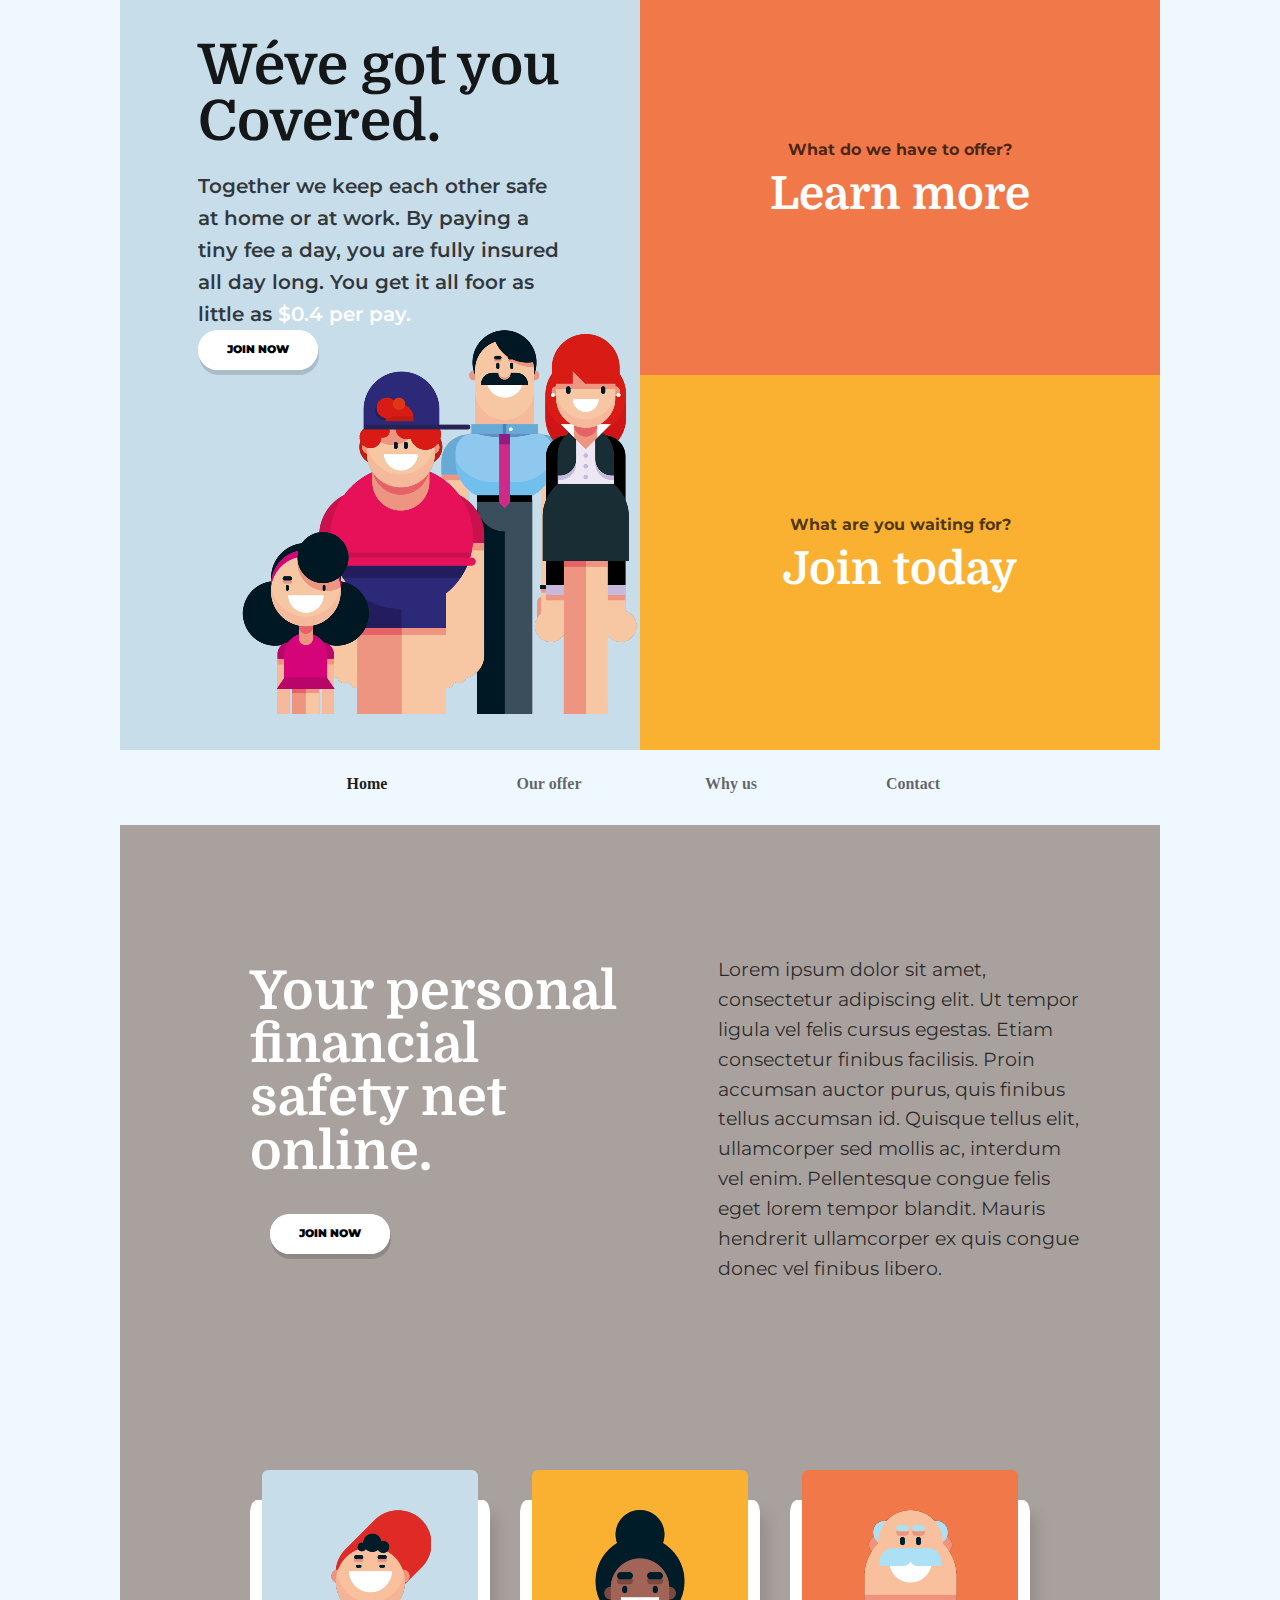
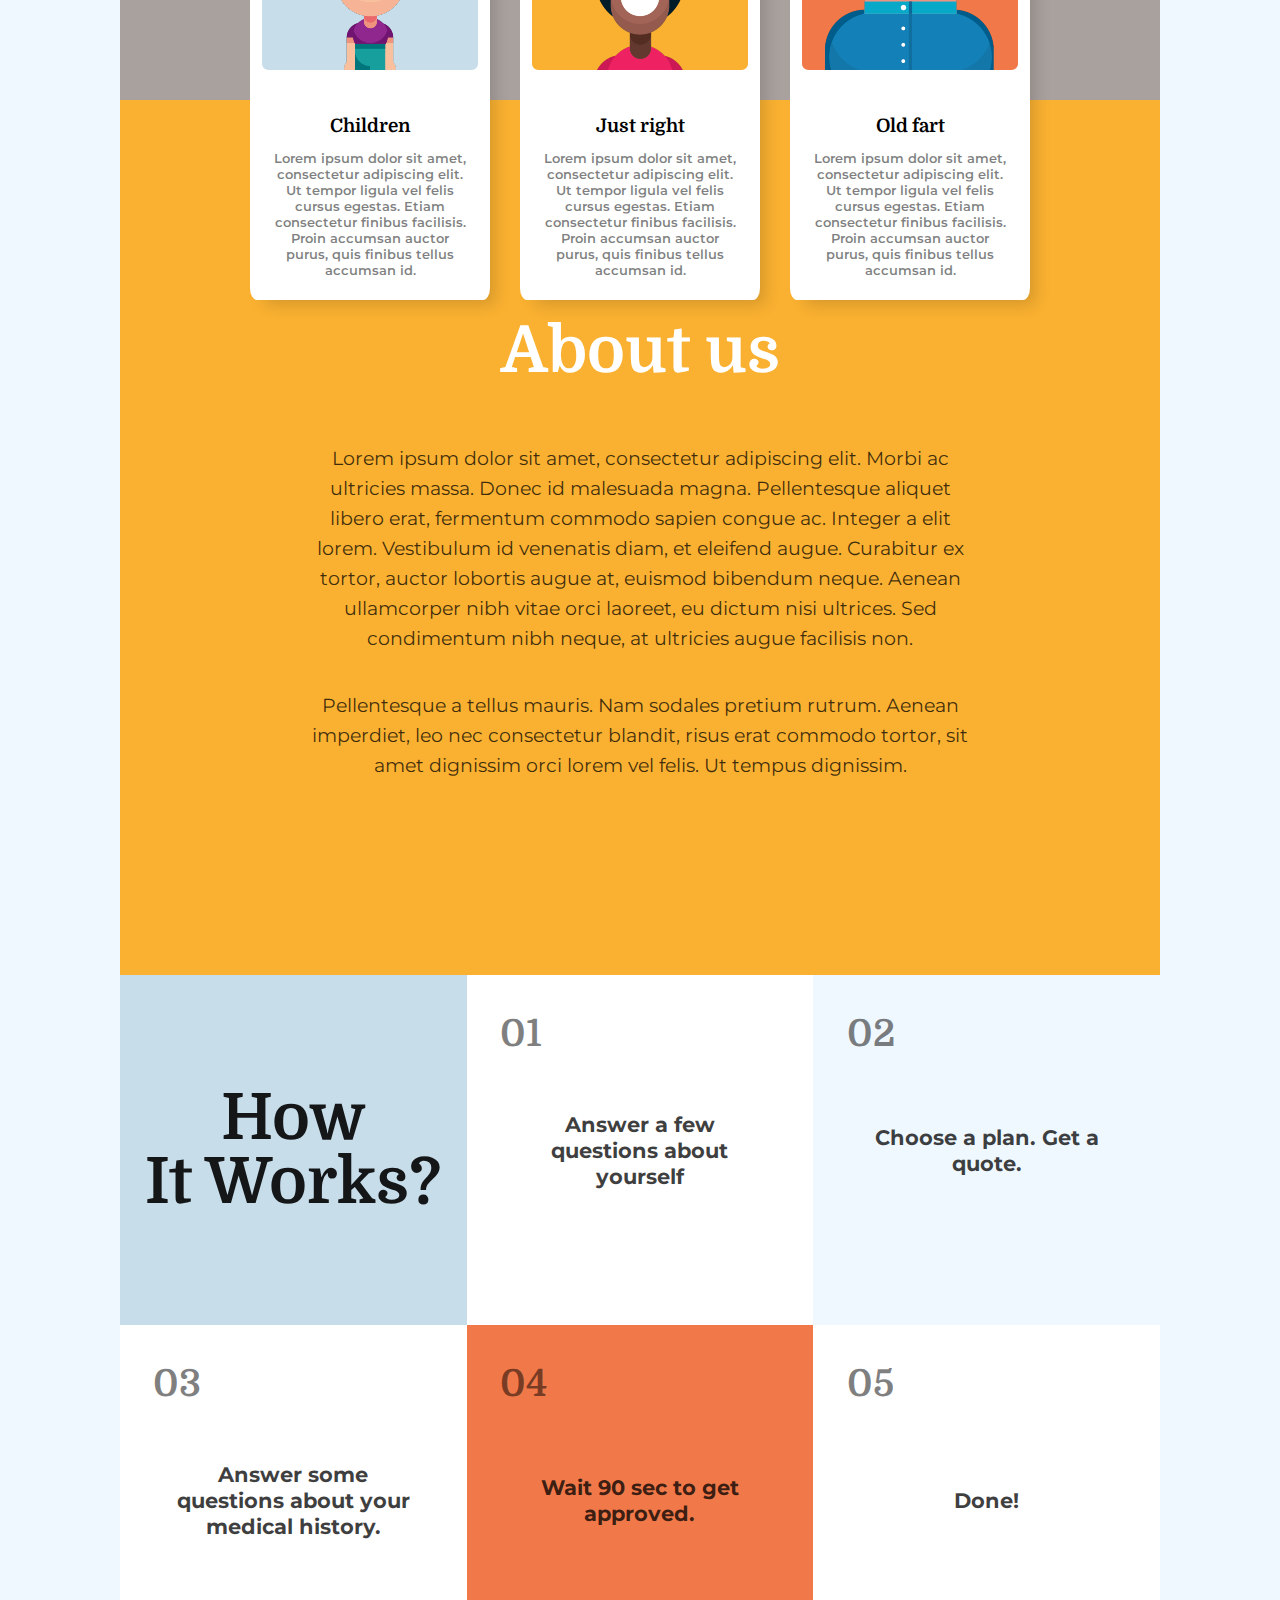
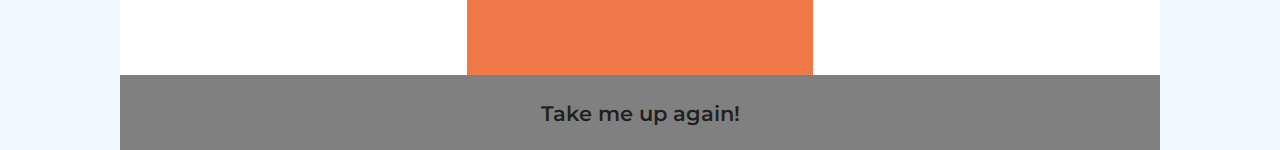
<file: index.html>
<!DOCTYPE html>
<html lang="en">
<head>
    <link rel="stylesheet" href="css/main.css">
    <link href="https://fonts.googleapis.com/css?family=Open+Sans:600,700|Domine:700|Montserrat:400,600,900&display=swap" rel="stylesheet">
  
    <meta charset="UTF-8">
    <meta name="viewport" content="width=device-width, initial-scale=1.0">
    <title>ITH Insurances</title>
</head>
<a name="top"></a>
<body>
    <div class="wrapper">
        <div class="grid-frame">
            <section class="section-top">
                <header class="homepage">
                    <h1>We´ve got you Covered.</h1>
                    <p>Together we keep each other safe at home or at work. 
                        By paying a tiny fee a day, you are fully insured all day long. 
                        You get it all foor as little as <em>$0.4 per pay.</em>
                    </p>
                    
                    <div class="dummy-container">
                        <img src="img/family.png" alt="Illustration of family">
                        <div class="overlay-left">
                            <div class="join-button">
                                <a class="join-link" href="">JOIN NOW</a>
                            </div>
                        </div>
                        
                    </div>
                    
                </header>
                <a class="box learn-more">
                    <h2>What do we have to offer?</h2>
                    <h1>Learn more</h1>

                </a>
                <a class="box join-today">
                    <h2>What are you waiting for?</h2>
                    <h1>Join today</h1>
                </a>
            </section>
            <nav>
                <a class="active" href="">Home</a>
                <a href="">Our offer</a>
                <a href="">Why us</a>
                <a href="contact.html">Contact</a>
            </nav>
            <main class="section-main">
                <div class="main-top">
                    <div class="col-1">
                        <h1>Your personal financial safety net online.</h1>
                        <div class="join-button">
                            <a class="join-link" href="">JOIN NOW</a>
                        </div>
                        
                    </div>
                    <div class="col-2">
                        <p class="main-top-text">
                            Lorem ipsum dolor sit amet, consectetur
                            adipiscing elit. Ut tempor ligula vel felis
                            cursus egestas. Etiam consectetur finibus
                            facilisis. Proin accumsan auctor purus, quis
                            finibus tellus accumsan id. Quisque tellus
                            elit, ullamcorper sed mollis ac, interdum vel
                            enim. Pellentesque congue felis eget lorem
                            tempor blandit. Mauris hendrerit
                            ullamcorper ex quis congue donec vel
                            finibus libero.
                        </p>
                    </div>
                </div>
                <div class="main-overlay">
                    <div class="grid-dummy">
                        <article class="grid-item">
                            <div class="dummy-container">
                                <div class="picture-container child">
                                    <img src="img/child.png" alt="Illustration of an child">
                                </div>
                            </div>
                            <h2 class="person">Children</h2>
                            <p  class="person-text">
                                Lorem ipsum dolor sit amet, consectetur
                                adipiscing elit. Ut tempor ligula vel felis
                                cursus egestas. Etiam consectetur finibus
                                facilisis. Proin accumsan auctor purus,
                                quis finibus tellus accumsan id.
                            </p>
                        </article>
                        <article class="grid-item">
                            <div class="dummy-container">
                                <div class="picture-container adult">
                                    <img src="img/adult.png" alt="Illustration of an adult">
                                </div>
                            </div>
                            <h2 class="person">Just right</h2>
                            <p  class="person-text">
                                Lorem ipsum dolor sit amet, consectetur
                                adipiscing elit. Ut tempor ligula vel felis
                                cursus egestas. Etiam consectetur finibus
                                facilisis. Proin accumsan auctor purus,
                                quis finibus tellus accumsan id.
                            </p>
                        </article>
                        <article class="grid-item">
                            <div class="dummy-container">
                                <div class="picture-container old">
                                    <img src="img/old.png" alt="Illustration of a old person">
                                </div>
                            </div>
                            <h2 class="person">Old fart</h2>
                            <p  class="person-text">
                                Lorem ipsum dolor sit amet, consectetur
                                adipiscing elit. Ut tempor ligula vel felis
                                cursus egestas. Etiam consectetur finibus
                                facilisis. Proin accumsan auctor purus,
                                quis finibus tellus accumsan id.
                            </p>
                        </article>
                    </div>
                </div>
                <div class="main-bottom">
                    <!-- <div class="filler"></div> -->
                    <h1 class="about-us">About us</h1>
                    <p class="main-bottom-text">
                        Lorem ipsum dolor sit amet, consectetur adipiscing elit. Morbi ac
                        ultricies massa. Donec id malesuada magna. Pellentesque aliquet
                        libero erat, fermentum commodo sapien congue ac. Integer a elit
                        lorem. Vestibulum id venenatis diam, et eleifend augue. Curabitur ex
                        tortor, auctor lobortis augue at, euismod bibendum neque. Aenean
                        ullamcorper nibh vitae orci laoreet, eu dictum nisi ultrices. Sed
                        condimentum nibh neque, at ultricies augue facilisis non.
                    </p>
                    <p class="main-bottom-text">
                        Pellentesque a tellus mauris. Nam sodales pretium rutrum. Aenean
                        imperdiet, leo nec consectetur blandit, risus erat commodo tortor, sit
                        amet dignissim orci lorem vel felis. Ut tempus dignissim.
                    </p>
                </div>
            </main>
            <section class="section-bottom">
                
                <div class="grid-item">
                    <h1 class="grid-heading">How <br> It Works?</h1> 
                </div>
                <div class="grid-item">
                    <p class="grid-item-number">01</p>
                    <p class="grid-item-text">Answer a few questions about yourself</p>
                </div>
                <div class="grid-item">
                    <p class="grid-item-number">02</p>
                    <p class="grid-item-text">Choose a plan. Get a quote.</p>
                </div>
                <div class="grid-item">
                    <p class="grid-item-number">03</p>
                    <p class="grid-item-text">Answer some questions about your medical history.</p>
                </div>
                <div class="grid-item">
                    <p class="grid-item-number">04</p>
                    <p class="grid-item-text">Wait 90 sec to get approved.</p>
                </div>
                <div class="grid-item">
                    <p class="grid-item-number">05</p>
                    <p class="grid-item-text">Done!</p>
                </div>
                
            </section>
            <footer class="section-footer">
                <div>
                    <a class="back-to-top" href="#top">Take me up again!</a>
                </div>
                    
            </footer>
        </div>

    </div>
</body>
</html>
</file>
<file: css/main.css>
body {
    margin: 0;
    
    overflow-x: hidden;
   

} 

.wrapper{
    width: 100vw;
    height: auto;
    background-color: aliceblue;
    display: flex;
    flex-direction: column;
    align-items: center;
}

*, *:after, *:before {
    -webkit-box-sizing: border-box;
    -moz-box-sizing: border-box;
    box-sizing: border-box;
  } 

.grid-frame{
    width: 80vw;
    min-width: 1040px;
    height: auto;
    
    background-color: tomato;
    display: grid;
    grid-template-rows: auto auto auto auto auto;
}

.section-top{
    height: 750px;
    display: grid;
    grid-template-columns: repeat(2, 1fr);
    grid-template-rows: repeat(2, 1fr);
    grid-column-gap: 0px;
    grid-row-gap: 0px;
}
header.homepage{
    grid-area: 1 / 1 / 3 / 2;
    background-color:#C7DDEA;   
    display: flex;
    flex-direction: column;
    align-items: center;
}
header.contactpage{
    width: 100%;
    min-width: 1165px;
    height: 500px;
    background-color: #C7DDEA;
    display: flex;
    flex-direction: column-reverse;
    align-items: flex-end;
    justify-content: start;
    position: relative;   

}

.contactpage h1{
    align-self: center;
    margin-bottom: 250px;
    
}
.contactpage .picture-container{
    width: 400px;
    height: 90%;
    transform: translate(0);
    background-image: url("/img/man-and-baby.svg");
    background-repeat: no-repeat;
    background-size: contain;
    
}




header > h1{
    text-align: left;
    margin-left: 15%;
    margin-right: 15%;
    margin-bottom: 0;
    font-size: 42pt;
}
header > p{
    text-align: left;
    font-family: 'Montserrat', sans-serif;
    color: rgba(0, 0, 0, 0.75);
    font-weight: 600;
    font-size: 15pt;
    line-height: 1.6;
    margin-left: 15%;
    margin-right: 15%;
    margin-bottom: 0;
    
}

em{
    font-style: normal;
    color: white;
}

.overlay-left{
    position: absolute;
    height: auto;
    width: 100%;
    align-self: end;
    display: flex;
    
    
}

.overlay-left > .join-button{
    margin-left: 15%;
    margin-bottom: 350px;

}

header > .dummy-container{
    width: 100%;
    height: 100%;
    position: relative;
    display: flex;
    flex-direction: column-reverse;
    justify-content: start;
    align-items: flex-end;
}

.dummy-container > img{
    

    width: 400px;
    height:auto;
}

.box{
    display: flex;
    flex-direction: column;
    justify-content: center;
    align-items: center;
}
.learn-more{
    grid-area: 1 / 2 / 2 / 3;
    background-color:  #F17949;
}
.join-today{
    grid-area: 2 / 2 / 3 / 3;
    background-color: #FAB131;
    
}

.box > h1{
    font-size: 34pt;
    color: white;
    margin-top: 0;
}
.box > h2{
    font-family: 'Montserrat', sans-serif;
    font-size: 12pt;
    color: rgba(0, 0, 0, 0.70);
    
   
}



nav{
    height: 75px;
    width: 100%;
    padding-right: 15%;
    padding-left: 15%;

    
    display: flex;
    justify-content: space-evenly;
    background-color: aliceblue;
    
}

nav > a{
    width: 25%;
    padding-top: 25px;
    text-align: center;
    text-decoration: none;
    transition: all 0.3s ease-in-out;
    font-family: Georgia, 'Times New Roman', Times, serif;
    font-weight: bold;
    color: rgba(0, 0, 0, 0.6);

}

a.active {
    color: rgba(0, 0, 0, 0.9);
}

a:hover{
    box-shadow: inset -5px -5px 19px -9px;
    background-color: rgba(0, 0, 0, 0.2);

}
main{
    height: 1750px;
    display: flex;
    flex-direction: row;
    flex-wrap: wrap;
    position: relative;
}
main.contactpage{
    display: grid;
    grid-template-columns: repeat(2, 1fr);
    grid-template-rows: 1fr;
    grid-column-gap: 0px;
    grid-row-gap: 0px;
    background-color:  #A9A19E;
    height: 800px;
    width: 100%;
}

.main-top{
    height: 50%;
    width: 100%;
    background-color: #A9A19E;

    display: grid;
    grid-template-columns: repeat(2, 1fr);
    grid-template-rows: 1fr;
    grid-column-gap: 0px;
    grid-row-gap: 0px;
}

.col-1{
    margin-left: 25%;
    margin-top: 20%;
    
}

.col-2 > p{
    font-family: 'Montserrat', sans-serif;
    font-size: 14pt;
    line-height: 1.6;
    line-break: 1.5em;
    margin-left: 15%;
    margin-right: 15%;
    color: rgba(0, 0, 0, 0.75);
    margin-top: 25%;
}

.main-overlay{
    position: absolute;
    width: 100%;
    height: 400px;
    transform: translateY(675px);
    display: flex;
    justify-content: center;
    

}
.grid-dummy{
    width: 75%;
    height: 100%;
    display: grid;
    grid-template-columns: repeat(3, 1fr);
    grid-template-rows: 1fr;
    grid-column-gap: 30px;
    grid-row-gap: 0px;
    

}
.main-bottom{
    height: 50%;
    width: 100%;
    background-color: #FAB131;
    display: flex;
    flex-direction: column;
    justify-content: center;
    align-items: center;
}
.dummy-container{
    width: 100%;
    height: 50%;
    position: relative;
    display: flex;
    justify-content: center;
    
    
}

.picture-container{
    width: 90%;
    height: 100%;
    background-color: #C7DDEA;
    position: absolute;
    transform: translateY(-30px);
    border-radius: 3%;
    display: flex;

    flex-direction: column-reverse;
    align-items: center;

}
.child > img{
    margin-left: 10%;
}

.adult{
    background-color: #FAB131;
}
.old {
    background-color:  #F17949;
}
.section-bottom{

    width: 100%;
    height: 700px;
    background-color: red;
    display: grid;
    grid-template-columns: repeat(3, 1fr);
    grid-template-rows: repeat(2, 1fr);
    grid-column-gap: 0px;
    grid-row-gap: 0px;
    
}
.grid-item{
    width: 100%;
    height: 100%;
    background-color: white;
    font-size: 28pt;
    font-weight: bold;
    font-family: 'Domine', serif;
    color: rgba(0, 0, 0, 0.5);
    display: flex;
    position: relative;
    justify-content: center;
    
}



.grid-item:nth-of-type(1){
    background-color: #C7DDEA;
}
.grid-item:nth-of-type(3){
    background-color: aliceblue;
}
.grid-item:nth-of-type(5){
    background-color: #F17949;
}

 h1{
    font-family: 'Domine', serif;
    line-height: 1;
    font-weight: 700;
    font-size: 48pt;
    text-align: center;
    color: rgba(0, 0, 0, 0.9);
    align-self: center;
}

.col-1 > h1{
    color: white;
    text-align: start;
    font-size: 40pt;
    
}

.contactpage .col-1 > h1{
    margin-right: 10%;
    font-size: 48pt;
    margin-top: 0;

}


.about-us{
    color: white;
}

h2.person{
    font-family: 'Domine', serif;
    font-size: 14pt;
    font-weight: 700;
    text-align: center;
    color: rgba(0, 0, 0, 1);
    margin-block-end: 0;
}

.person-text{
    font-family: 'Montserrat', sans-serif;
    font-size: 10pt;
    font-weight: 600;
    color: rgba(0, 0, 0, 0.5);
    text-align: center;
    padding-right: 10%;
    padding-left: 10%;

}

.grid-dummy > .grid-item{
    border-radius: 3%;
    background-color: white;
    flex-direction: column;
    justify-content: start;
    box-shadow: 10px 10px 16px -5px rgba(0,0,0,0.15);
}

.grid-item-number{
    padding-left: 25pt;
    text-align: start;
    width: 100%;
}

.grid-item-text,.back-to-top, .main-bottom-text{
    font-family: 'Montserrat', sans-serif;
    font-size: 16pt;
    width: 75%;
    padding-left: 0;
    color: rgba(0, 0, 0, 0.75);
    align-self: center;
    text-align: center;
    position: absolute;
}

.main-bottom-text{
    position: static;
    font-size: 14pt;
    line-height: 1.6;
    line-break: 1.5em;
    padding-left: 5%;
    padding-right: 5%;
}

footer{
    height: 75px;
    width: 100%;
    background-color: rgba(0, 0, 0, 0.2);
    display: flex;
    justify-content: center;
    align-items: center;
}

footer > div {
    width: 100%;
    height: 75px;
    background-color: grey;
    display: flex;
    justify-content: center;
    align-items: center;
}

.back-to-top{
    font-family: 'Montserrat', sans-serif;
    font-weight: 600;
    text-decoration: none;
    text-align: center;
   
    
    
}

.join-button{
    margin-left: 5%;
    width: 100px;
    min-width: 120px;
    height: 40px;
    border-radius: 9999px;
    background-color: white;
    display: flex;
    justify-content: center;
    align-items: center;
    box-shadow: 1px 5px 0px 0px rgba(0,0,0,0.15);

    
    
}

.join-link{
    width: 100%;
    height: 100%;
    font-family: 'Montserrat', sans-serif;
    font-weight: 900;
    text-align: center;
    padding-top: 13px;
    letter-spacing: 0.9;
    font-size: 8pt;
    text-decoration: none;
    border-radius: 9999px;
    background-color: white;
    text-shadow: black;
    color: black;
}

.contactpage .col-2 {
display: flex;
align-items: center;
}
.form-message{
    margin-left: 15%;
    display: flex;
    flex-direction: column;
}

h3{
    font-family: 'Montserrat', sans-serif;
    font-size: 14pt;
    color: rgba(255, 255, 255, 0.7);
    margin-block-end: 0.2em;

}
#email{
    height: 50px;
    width: 500px;
    border-radius: 10px;
    margin-bottom: 40px;
    appearance: none;
    -webkit-appearance: textfield;
    border-width: 0;
    border-style: none;
   
}

#message{
    appearance: none;
    -webkit-appearance: textfield;
    border-width: 0;
    border-style: none;

    height: 250px;
    width: 500px;
    border-radius: 10px;
    text-align: start;
    color: black;
    padding-left:  30px;
    font-family: 'Montserrat', sans-serif;
    font-size: 14pt;
    font-weight: 900;
    
}
::placeholder { /* Chrome, Firefox, Opera, Safari 10.1+ */
    text-align: left;
    color: black;
    opacity: 1; 
    
  }

.submit{
    margin-top: 10%;
    width: 200px;
    height: 50px;
    align-self: flex-end;
    border-radius: 9999px;
    font-family: 'Montserrat', sans-serif;
    font-weight: 900;
    letter-spacing: 0.9;
    font-size: 10pt;
    color: rgba(0, 0, 0, 0.7);
    appearance: none;
    -webkit-appearance: textfield;
    border-width: 0;
    border-style: none;
    box-shadow: 1px 5px 0px 0px rgba(0,0,0,0.15);
}
.map{
    background-image: url(img/map.png);
    width: 100%;
    height: 575px;
    background-repeat: no-repeat;
    background-size: cover;
    display: flex;
    align-items: center;
    justify-content: start;
    position: static;
    padding-bottom: 5%;
}
.map > .overlay{
    width: auto;
    height: auto;

    background-color: #FAB131;
    
    margin-left: 10%;
    display: flex;
    flex-direction: column;
    justify-content: center;
    padding-left: 25px;
    padding-right: 25px;
    padding-bottom: 10%;

    

}

.overlay > h1{
    font-size: 42pt;
    color: white;
    margin-bottom: 0.1em;
}

.overlay > h3{
    font-weight: 600;
    color: white;
    margin-top: 0.2em;
}
.filler{
    width: 100%;
    height: 400px;
    background-color:#A9A19E;
}

footer.contactpage{
    height: auto;
}
</file>
